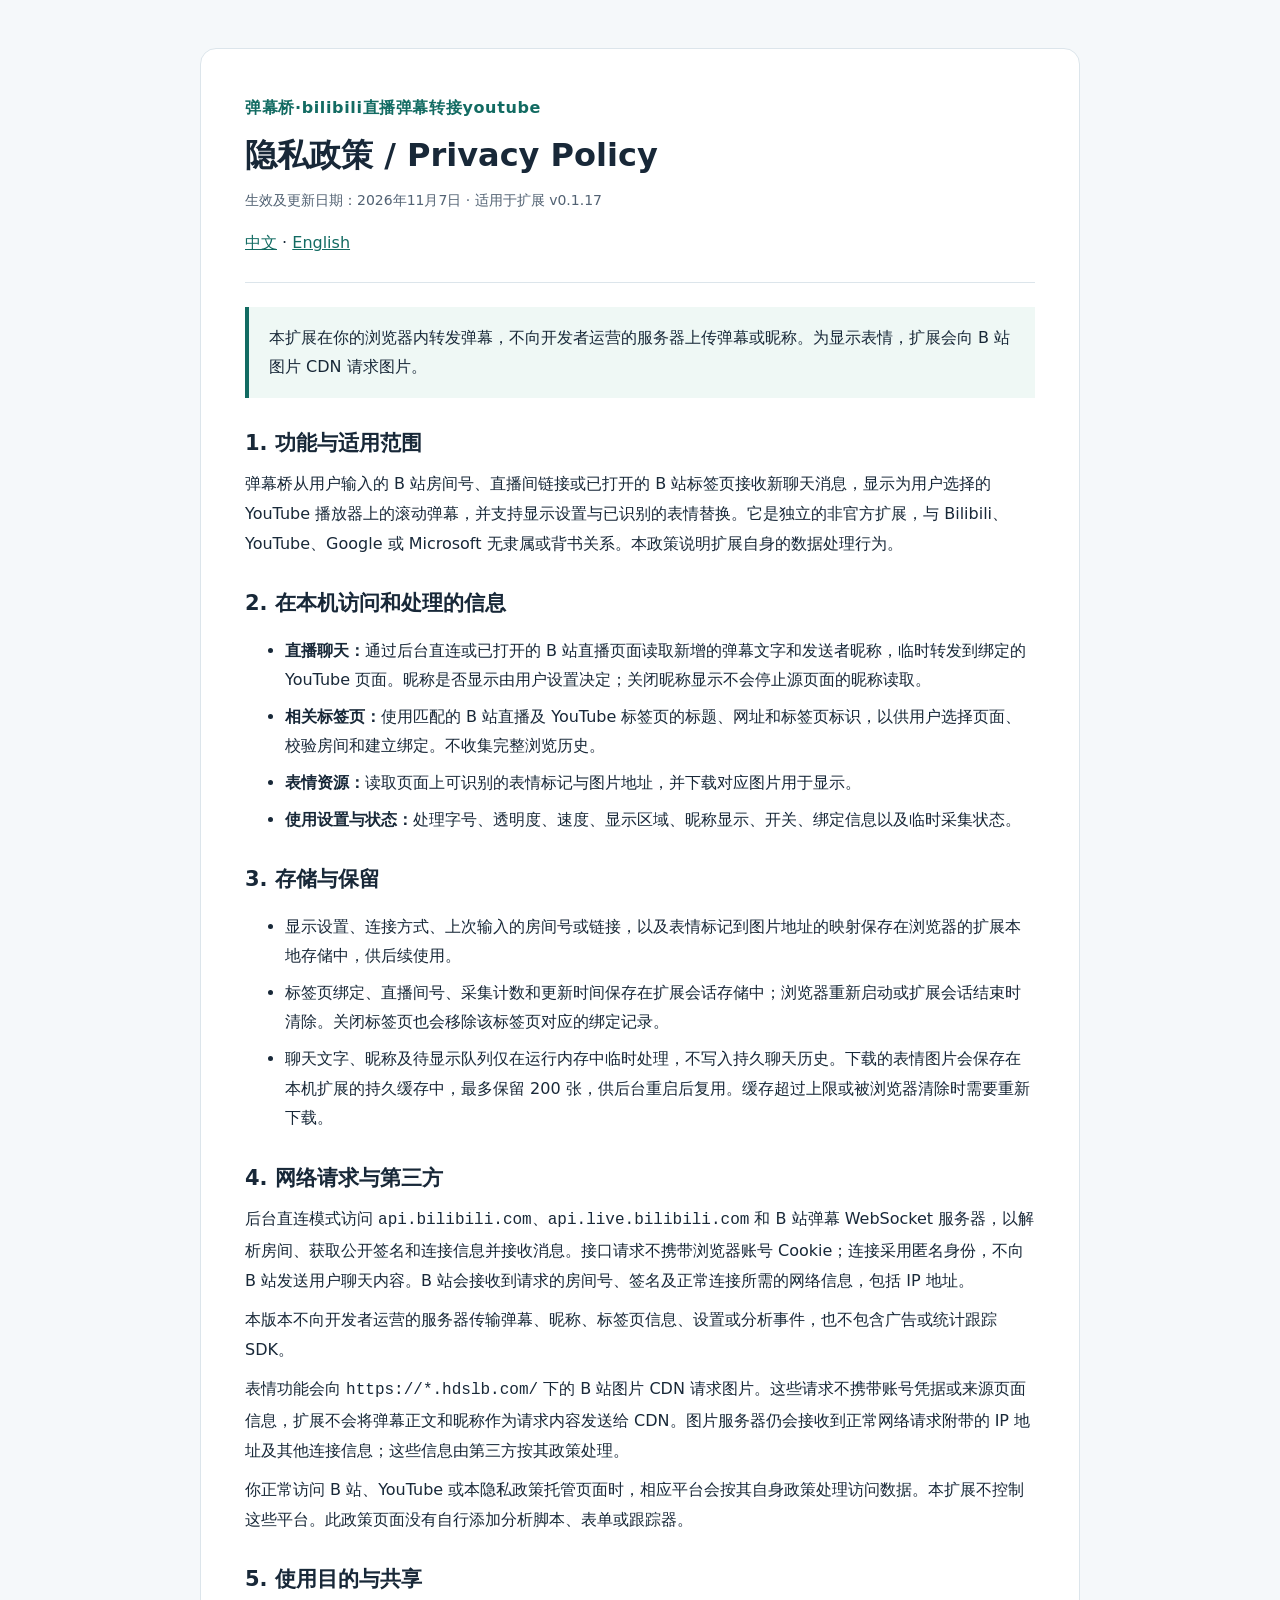
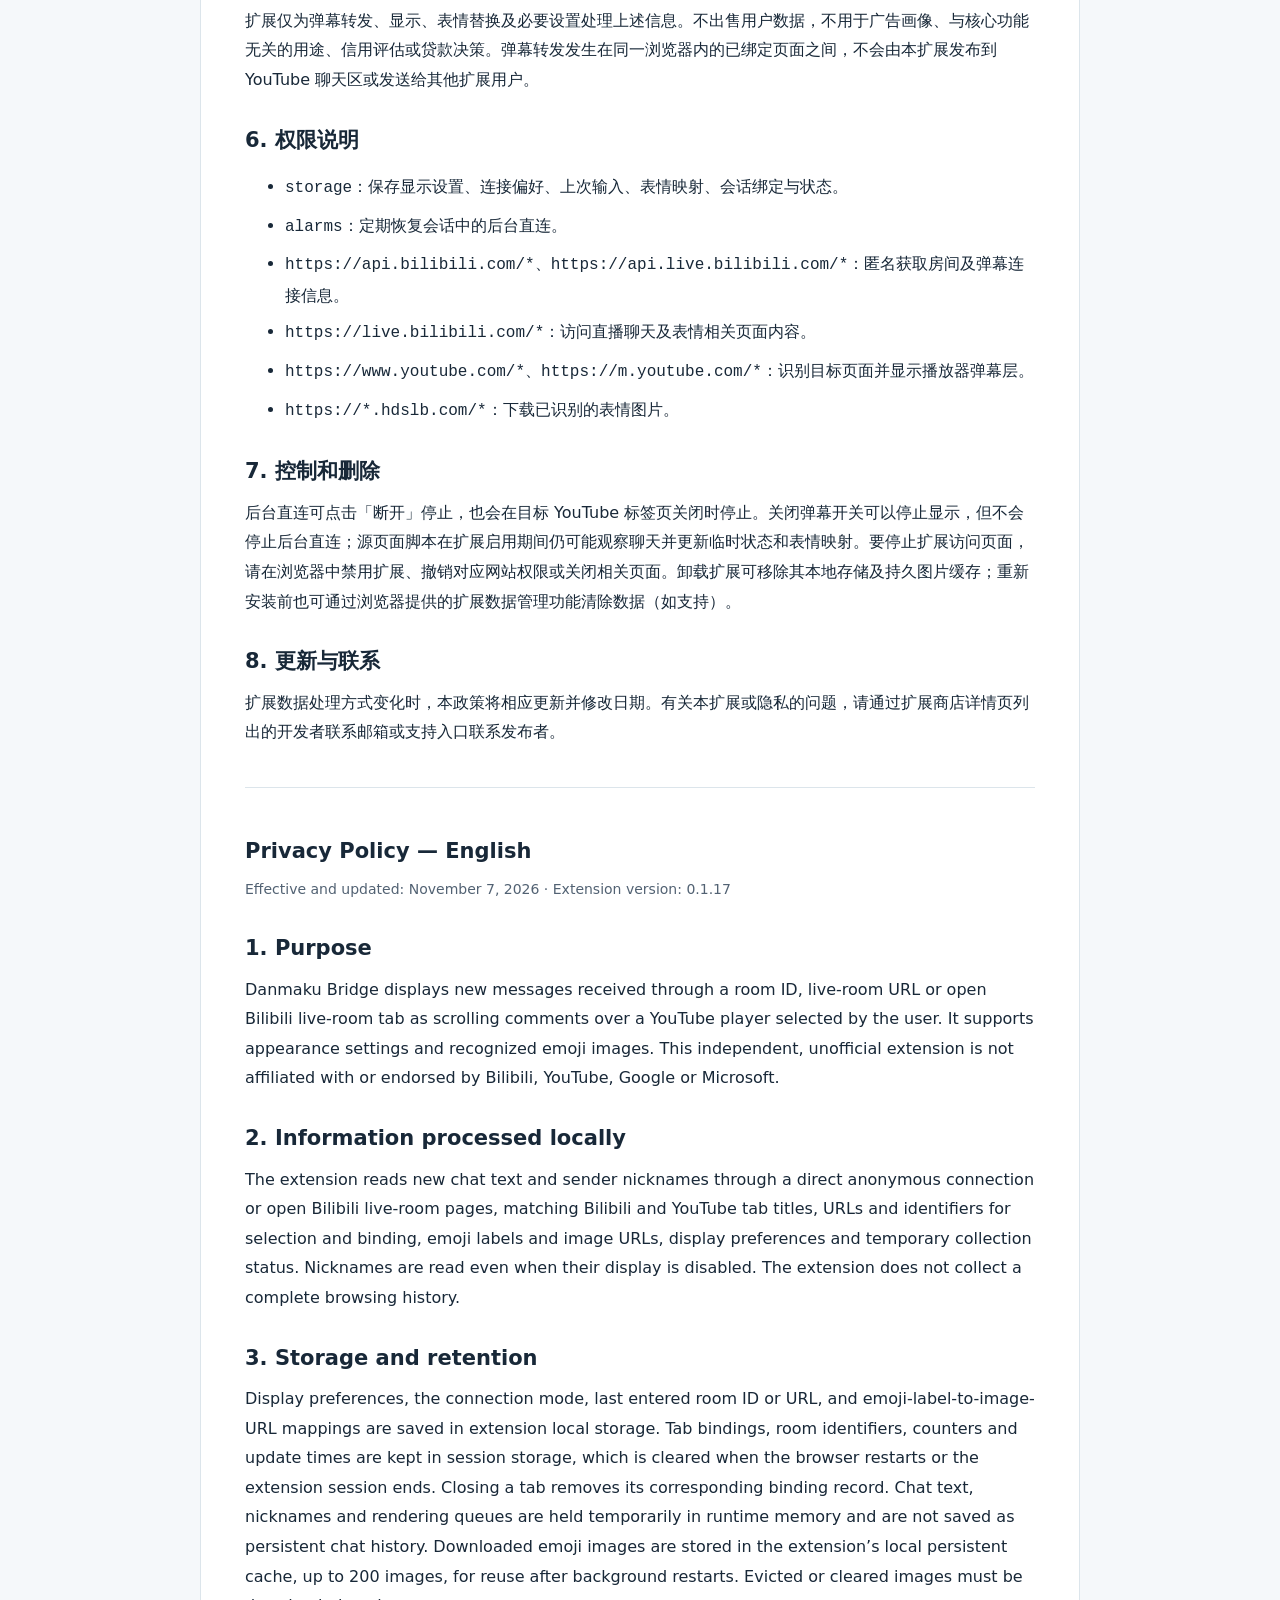
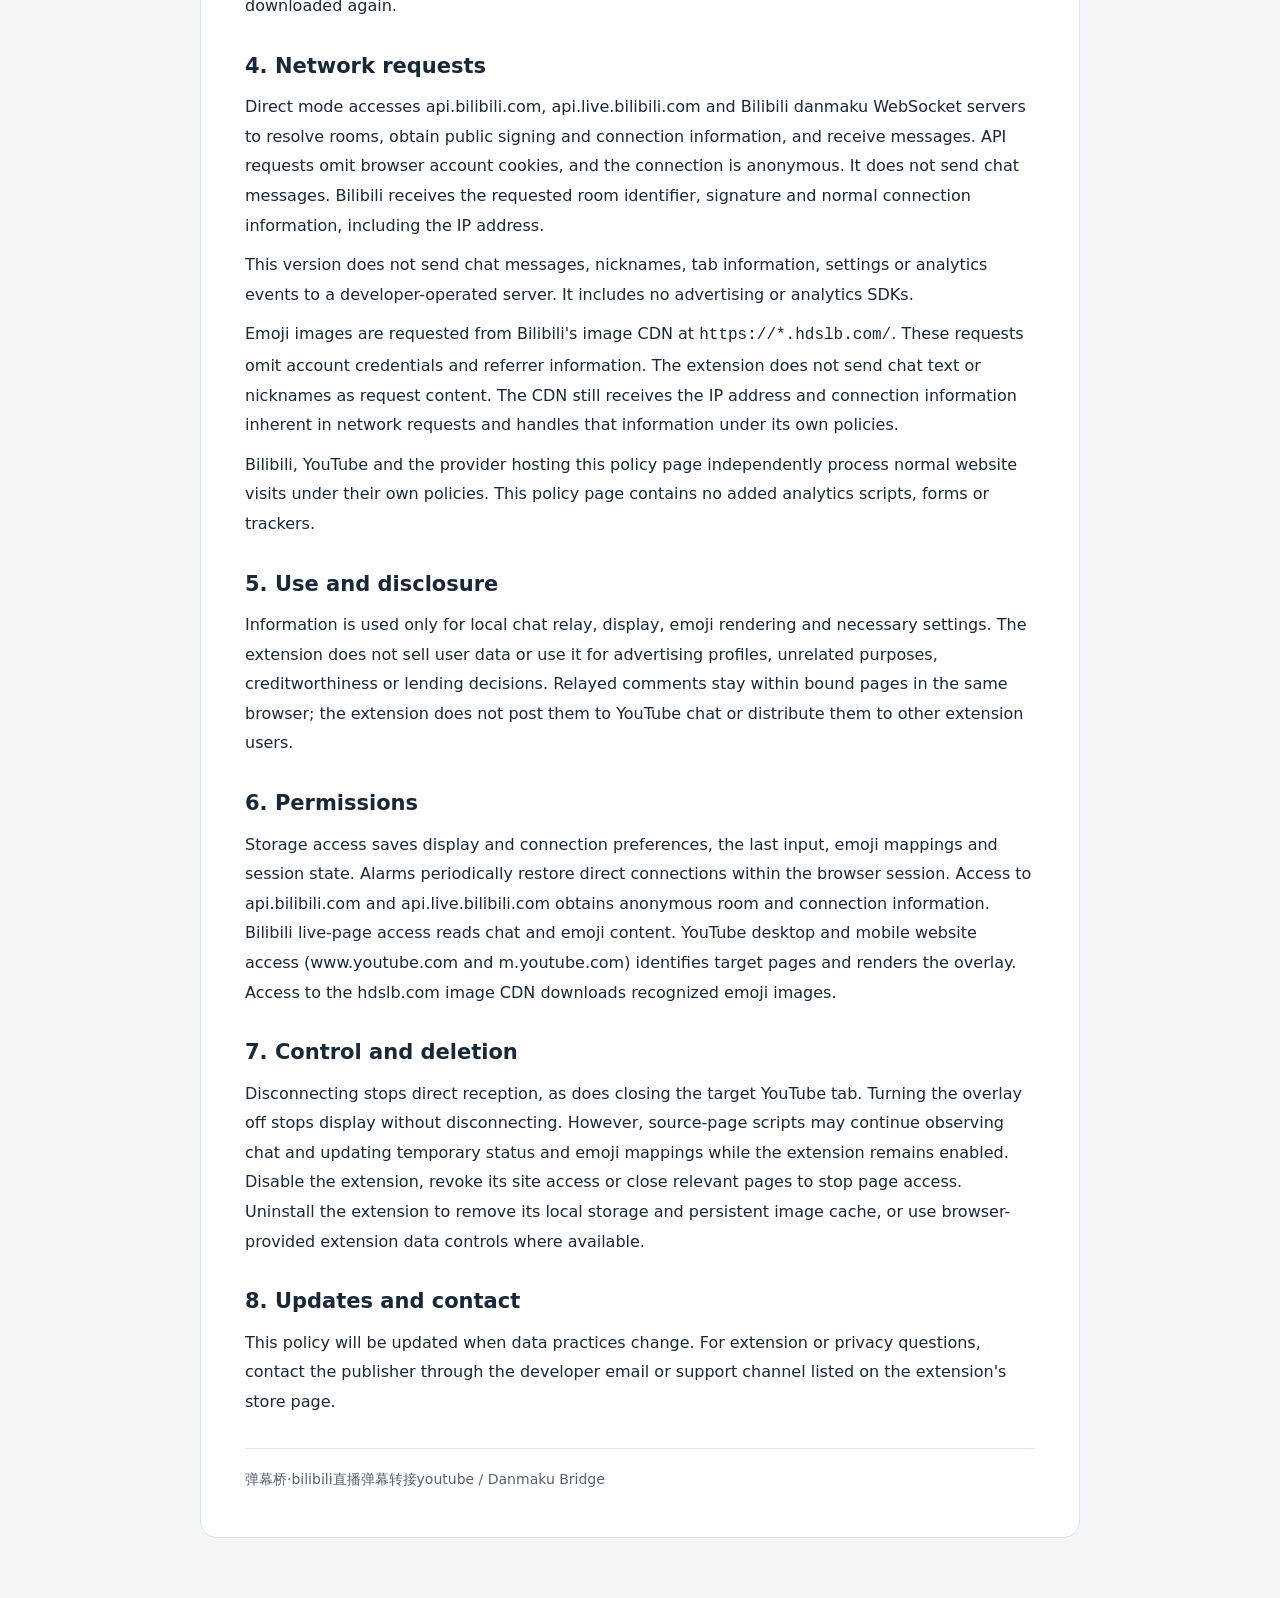
<file: index.html>
<!doctype html>
<html lang="zh-CN">
<head>
  <meta charset="utf-8">
  <meta name="viewport" content="width=device-width, initial-scale=1">
  <meta name="description" content="弹幕桥·bilibili直播弹幕转接youtube 隐私政策 / Danmaku Bridge Privacy Policy">
  <title>弹幕桥·bilibili直播弹幕转接youtube · 隐私政策 / Privacy Policy</title>
  <style>
    :root{color-scheme:light;--ink:#182838;--muted:#526273;--line:#dce5eb;--accent:#126b62}
    *{box-sizing:border-box}body{margin:0;background:#f5f8fa;color:var(--ink);font:16px/1.85 system-ui,-apple-system,"Segoe UI","Microsoft YaHei",sans-serif}
    main{max-width:880px;margin:48px auto;padding:44px;background:#fff;border:1px solid var(--line);border-radius:16px}header{border-bottom:1px solid var(--line);padding-bottom:24px}
    .brand{color:var(--accent);font-weight:700;letter-spacing:.04em}h1{font-size:32px;line-height:1.3;margin:12px 0}h2{font-size:21px;line-height:1.5;margin:30px 0 10px}p{margin:10px 0}.meta,footer{color:var(--muted);font-size:14px}
    .summary{background:#eff8f5;border-left:4px solid var(--accent);padding:16px 20px;margin:24px 0}li{margin:7px 0}a{color:var(--accent)}nav{margin-top:14px}section[lang=en]{border-top:1px solid var(--line);margin-top:40px;padding-top:18px}footer{border-top:1px solid var(--line);margin-top:32px;padding-top:18px}
    @media(max-width:600px){main{margin:0;border:0;border-radius:0;padding:28px 20px}h1{font-size:27px}}
  </style>
</head>
<body><main>
  <header><div class="brand">弹幕桥·bilibili直播弹幕转接youtube</div><h1>隐私政策 / Privacy Policy</h1>
    <p class="meta">生效及更新日期：2026年11月7日 · 适用于扩展 v0.1.17</p>
    <nav><a href="#zh">中文</a> · <a href="#en" lang="en">English</a></nav>
  </header>
  <section id="zh" aria-label="中文隐私政策">
    <div class="summary">本扩展在你的浏览器内转发弹幕，不向开发者运营的服务器上传弹幕或昵称。为显示表情，扩展会向 B 站图片 CDN 请求图片。</div>
    <h2>1. 功能与适用范围</h2>
    <p>弹幕桥从用户输入的 B 站房间号、直播间链接或已打开的 B 站标签页接收新聊天消息，显示为用户选择的 YouTube 播放器上的滚动弹幕，并支持显示设置与已识别的表情替换。它是独立的非官方扩展，与 Bilibili、YouTube、Google 或 Microsoft 无隶属或背书关系。本政策说明扩展自身的数据处理行为。</p>
    <h2>2. 在本机访问和处理的信息</h2>
    <ul>
      <li><strong>直播聊天：</strong>通过后台直连或已打开的 B 站直播页面读取新增的弹幕文字和发送者昵称，临时转发到绑定的 YouTube 页面。昵称是否显示由用户设置决定；关闭昵称显示不会停止源页面的昵称读取。</li>
      <li><strong>相关标签页：</strong>使用匹配的 B 站直播及 YouTube 标签页的标题、网址和标签页标识，以供用户选择页面、校验房间和建立绑定。不收集完整浏览历史。</li>
      <li><strong>表情资源：</strong>读取页面上可识别的表情标记与图片地址，并下载对应图片用于显示。</li>
      <li><strong>使用设置与状态：</strong>处理字号、透明度、速度、显示区域、昵称显示、开关、绑定信息以及临时采集状态。</li>
    </ul>
    <h2>3. 存储与保留</h2>
    <ul>
      <li>显示设置、连接方式、上次输入的房间号或链接，以及表情标记到图片地址的映射保存在浏览器的扩展本地存储中，供后续使用。</li>
      <li>标签页绑定、直播间号、采集计数和更新时间保存在扩展会话存储中；浏览器重新启动或扩展会话结束时清除。关闭标签页也会移除该标签页对应的绑定记录。</li>
      <li>聊天文字、昵称及待显示队列仅在运行内存中临时处理，不写入持久聊天历史。下载的表情图片会保存在本机扩展的持久缓存中，最多保留 200 张，供后台重启后复用。缓存超过上限或被浏览器清除时需要重新下载。</li>
    </ul>
    <h2>4. 网络请求与第三方</h2>
    <p>后台直连模式访问 <code>api.bilibili.com</code>、<code>api.live.bilibili.com</code> 和 B 站弹幕 WebSocket 服务器，以解析房间、获取公开签名和连接信息并接收消息。接口请求不携带浏览器账号 Cookie；连接采用匿名身份，不向 B 站发送用户聊天内容。B 站会接收到请求的房间号、签名及正常连接所需的网络信息，包括 IP 地址。</p>
    <p>本版本不向开发者运营的服务器传输弹幕、昵称、标签页信息、设置或分析事件，也不包含广告或统计跟踪 SDK。</p>
    <p>表情功能会向 <code>https://*.hdslb.com/</code> 下的 B 站图片 CDN 请求图片。这些请求不携带账号凭据或来源页面信息，扩展不会将弹幕正文和昵称作为请求内容发送给 CDN。图片服务器仍会接收到正常网络请求附带的 IP 地址及其他连接信息；这些信息由第三方按其政策处理。</p>
    <p>你正常访问 B 站、YouTube 或本隐私政策托管页面时，相应平台会按其自身政策处理访问数据。本扩展不控制这些平台。此政策页面没有自行添加分析脚本、表单或跟踪器。</p>
    <h2>5. 使用目的与共享</h2>
    <p>扩展仅为弹幕转发、显示、表情替换及必要设置处理上述信息。不出售用户数据，不用于广告画像、与核心功能无关的用途、信用评估或贷款决策。弹幕转发发生在同一浏览器内的已绑定页面之间，不会由本扩展发布到 YouTube 聊天区或发送给其他扩展用户。</p>
    <h2>6. 权限说明</h2>
    <ul>
      <li><code>storage</code>：保存显示设置、连接偏好、上次输入、表情映射、会话绑定与状态。</li>
      <li><code>alarms</code>：定期恢复会话中的后台直连。</li>
      <li><code>https://api.bilibili.com/*</code>、<code>https://api.live.bilibili.com/*</code>：匿名获取房间及弹幕连接信息。</li>
      <li><code>https://live.bilibili.com/*</code>：访问直播聊天及表情相关页面内容。</li>
      <li><code>https://www.youtube.com/*</code>、<code>https://m.youtube.com/*</code>：识别目标页面并显示播放器弹幕层。</li>
      <li><code>https://*.hdslb.com/*</code>：下载已识别的表情图片。</li>
    </ul>
    <h2>7. 控制和删除</h2>
    <p>后台直连可点击「断开」停止，也会在目标 YouTube 标签页关闭时停止。关闭弹幕开关可以停止显示，但不会停止后台直连；源页面脚本在扩展启用期间仍可能观察聊天并更新临时状态和表情映射。要停止扩展访问页面，请在浏览器中禁用扩展、撤销对应网站权限或关闭相关页面。卸载扩展可移除其本地存储及持久图片缓存；重新安装前也可通过浏览器提供的扩展数据管理功能清除数据（如支持）。</p>
    <h2>8. 更新与联系</h2>
    <p>扩展数据处理方式变化时，本政策将相应更新并修改日期。有关本扩展或隐私的问题，请通过扩展商店详情页列出的开发者联系邮箱或支持入口联系发布者。</p>
  </section>
  <section id="en" lang="en" aria-label="English privacy policy">
    <h2>Privacy Policy — English</h2>
    <p class="meta">Effective and updated: November 7, 2026 · Extension version: 0.1.17</p>
    <h2>1. Purpose</h2>
    <p>Danmaku Bridge displays new messages received through a room ID, live-room URL or open Bilibili live-room tab as scrolling comments over a YouTube player selected by the user. It supports appearance settings and recognized emoji images. This independent, unofficial extension is not affiliated with or endorsed by Bilibili, YouTube, Google or Microsoft.</p>
    <h2>2. Information processed locally</h2>
    <p>The extension reads new chat text and sender nicknames through a direct anonymous connection or open Bilibili live-room pages, matching Bilibili and YouTube tab titles, URLs and identifiers for selection and binding, emoji labels and image URLs, display preferences and temporary collection status. Nicknames are read even when their display is disabled. The extension does not collect a complete browsing history.</p>
    <h2>3. Storage and retention</h2>
    <p>Display preferences, the connection mode, last entered room ID or URL, and emoji-label-to-image-URL mappings are saved in extension local storage. Tab bindings, room identifiers, counters and update times are kept in session storage, which is cleared when the browser restarts or the extension session ends. Closing a tab removes its corresponding binding record. Chat text, nicknames and rendering queues are held temporarily in runtime memory and are not saved as persistent chat history. Downloaded emoji images are stored in the extension’s local persistent cache, up to 200 images, for reuse after background restarts. Evicted or cleared images must be downloaded again.</p>
    <h2>4. Network requests</h2>
    <p>Direct mode accesses api.bilibili.com, api.live.bilibili.com and Bilibili danmaku WebSocket servers to resolve rooms, obtain public signing and connection information, and receive messages. API requests omit browser account cookies, and the connection is anonymous. It does not send chat messages. Bilibili receives the requested room identifier, signature and normal connection information, including the IP address.</p>
    <p>This version does not send chat messages, nicknames, tab information, settings or analytics events to a developer-operated server. It includes no advertising or analytics SDKs.</p>
    <p>Emoji images are requested from Bilibili's image CDN at <code>https://*.hdslb.com/</code>. These requests omit account credentials and referrer information. The extension does not send chat text or nicknames as request content. The CDN still receives the IP address and connection information inherent in network requests and handles that information under its own policies.</p>
    <p>Bilibili, YouTube and the provider hosting this policy page independently process normal website visits under their own policies. This policy page contains no added analytics scripts, forms or trackers.</p>
    <h2>5. Use and disclosure</h2>
    <p>Information is used only for local chat relay, display, emoji rendering and necessary settings. The extension does not sell user data or use it for advertising profiles, unrelated purposes, creditworthiness or lending decisions. Relayed comments stay within bound pages in the same browser; the extension does not post them to YouTube chat or distribute them to other extension users.</p>
    <h2>6. Permissions</h2>
    <p>Storage access saves display and connection preferences, the last input, emoji mappings and session state. Alarms periodically restore direct connections within the browser session. Access to api.bilibili.com and api.live.bilibili.com obtains anonymous room and connection information. Bilibili live-page access reads chat and emoji content. YouTube desktop and mobile website access (www.youtube.com and m.youtube.com) identifies target pages and renders the overlay. Access to the hdslb.com image CDN downloads recognized emoji images.</p>
    <h2>7. Control and deletion</h2>
    <p>Disconnecting stops direct reception, as does closing the target YouTube tab. Turning the overlay off stops display without disconnecting. However, source-page scripts may continue observing chat and updating temporary status and emoji mappings while the extension remains enabled. Disable the extension, revoke its site access or close relevant pages to stop page access. Uninstall the extension to remove its local storage and persistent image cache, or use browser-provided extension data controls where available.</p>
    <h2>8. Updates and contact</h2>
    <p>This policy will be updated when data practices change. For extension or privacy questions, contact the publisher through the developer email or support channel listed on the extension's store page.</p>
  </section>
  <footer>弹幕桥·bilibili直播弹幕转接youtube / Danmaku Bridge</footer>
</main></body></html>
</file>
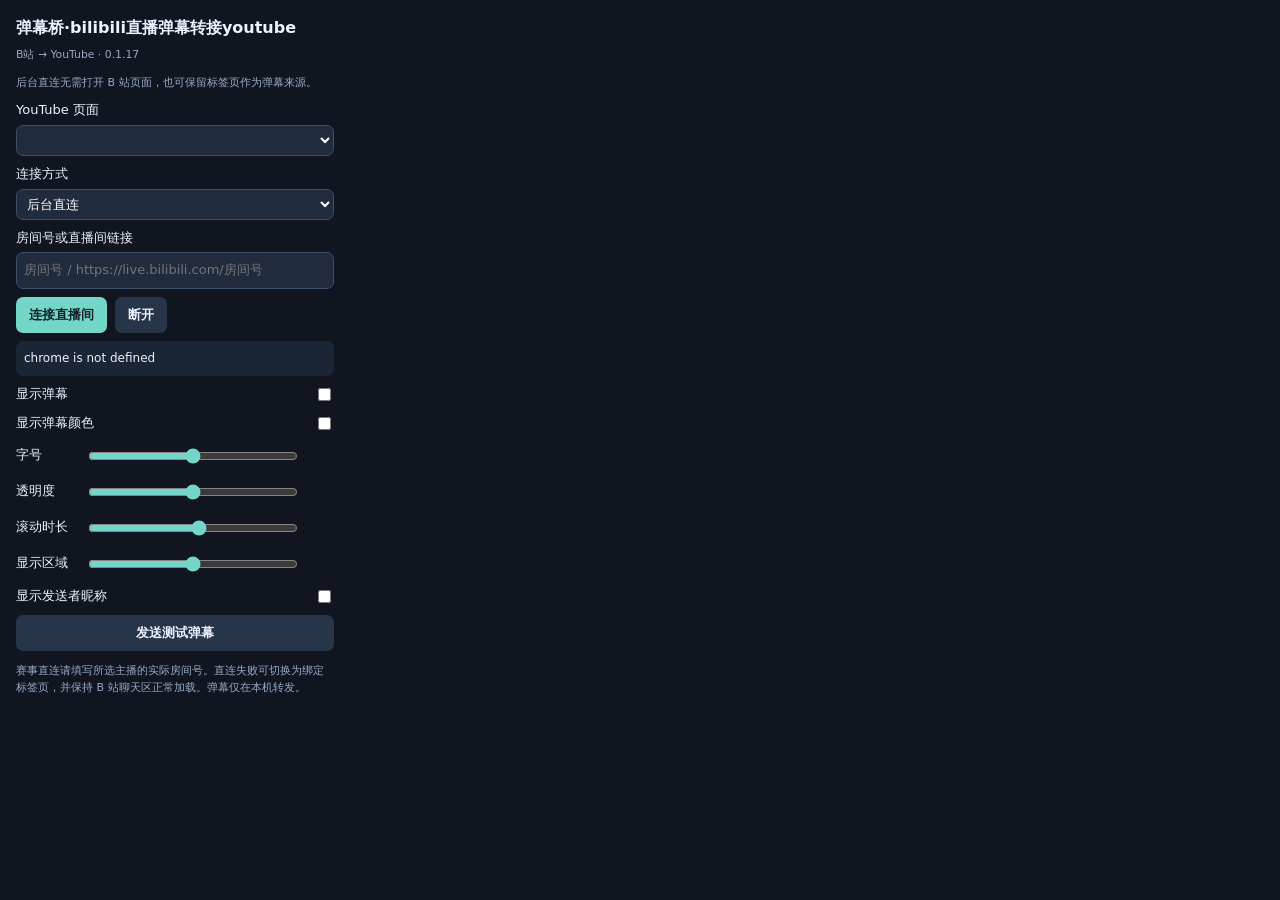
<file: bili-youtube-danmaku/popup.html>
<!doctype html>
<html lang="zh-CN"><head><meta charset="utf-8"><meta name="viewport" content="width=device-width, initial-scale=1"><title>弹幕桥·bilibili直播弹幕转接youtube</title><link rel="stylesheet" href="popup.css"></head>
<body><header><span>弹幕桥·bilibili直播弹幕转接youtube</span><small>B站 → YouTube · 0.1.17</small></header>
<p class="hint">后台直连无需打开 B 站页面，也可保留标签页作为弹幕来源。</p>
<label>YouTube 页面<select id="target"></select></label>
<label>连接方式<select id="mode"><option value="direct">后台直连</option><option value="tab">绑定标签页</option></select></label>
<label id="roomRow">房间号或直播间链接<input id="room" type="text" placeholder="房间号 / https://live.bilibili.com/房间号" autocomplete="off" spellcheck="false"></label>
<label id="sourceRow" hidden>B 站直播间<select id="source"></select></label>
<div class="buttons"><button id="bind">连接直播间</button><button id="unbind" class="secondary">断开</button></div>
<div id="status" role="status">正在读取…</div>
<label class="toggle"><span>显示弹幕</span><input id="enabled" type="checkbox"></label>
<label class="toggle"><span>显示弹幕颜色</span><input id="useColor" type="checkbox"></label>
<label class="range-row"><span>字号</span><input id="fontSize" type="range" min="16" max="48"><output id="fontSizeValue"></output></label>
<label class="range-row"><span>透明度</span><input id="opacity" type="range" min="20" max="100"><output id="opacityValue"></output></label>
<label class="range-row"><span>滚动时长</span><input id="duration" type="range" min="5" max="20"><output id="durationValue"></output></label>
<label class="range-row"><span>显示区域</span><input id="area" type="range" min="20" max="100"><output id="areaValue"></output></label>
<label class="toggle"><span>显示发送者昵称</span><input id="showUser" type="checkbox"></label>
<button id="demo" class="secondary wide">发送测试弹幕</button><p class="hint">赛事直连请填写所选主播的实际房间号。直连失败可切换为绑定标签页，并保持 B 站聊天区正常加载。弹幕仅在本机转发。</p>
<script src="youtube.js"></script><script src="popup.js"></script></body></html>
</file>
<file: bili-youtube-danmaku/popup.css>
*{box-sizing:border-box}body{width:350px;margin:0;padding:20px;background:#101520;color:#edf2ff;font:13px/1.6 system-ui,sans-serif}header{display:flex;justify-content:space-between;align-items:center}header span{font-size:24px;font-weight:700}small,.hint{color:#99abc5}p{color:#b9c7da}label{display:block;margin:12px 0}select{width:100%;margin-top:6px;padding:8px;background:#202b3d;color:white;border:1px solid #3c4e68;border-radius:7px}input[type=range]{display:block;width:100%;accent-color:#74d5c9}input[type=checkbox]{accent-color:#74d5c9}output{float:right;color:#74d5c9}.buttons{display:flex;gap:8px}button{cursor:pointer;background:#74d5c9;border:0;border-radius:7px;color:#102229;padding:9px 13px;font-weight:600}button.secondary{background:#27354a;color:#edf2ff}.toggle{display:flex;justify-content:space-between}.wide{width:100%}#status{background:#1a2536;border-radius:7px;padding:10px;margin-top:12px;font-size:12px;overflow-wrap:anywhere}.hint{font-size:11px;margin-bottom:0}
button:disabled{cursor:default;opacity:.65}
html{width:350px;min-width:350px}body{width:350px}select,input[type=text]{min-width:0}button,select{touch-action:manipulation}
input[type=text]{width:100%;margin-top:4px;padding:7px;background:#202b3d;color:white;border:1px solid #3c4e68;border-radius:7px;font:inherit}input[type=text]:focus,select:focus{outline:2px solid #74d5c9;outline-offset:1px}[hidden]{display:none!important}

header{flex-wrap:wrap;gap:6px}header span{font-size:18px;line-height:1.5;overflow-wrap:anywhere}header small{display:block;width:100%}

body{padding:16px}label{margin:8px 0}select{padding:6px;margin-top:4px}.range-row{display:grid;grid-template-columns:64px minmax(0,1fr) 28px;gap:8px;align-items:center;min-height:28px}.range-row input[type=range]{margin:0;min-width:0}.range-row output{float:none;text-align:right;font-variant-numeric:tabular-nums}#status{padding:8px;margin-top:8px;max-height:80px;overflow:auto}header span{font-size:16px}
@media(hover:none) and (pointer:coarse){html{width:100%;min-width:0}body{width:350px;max-width:100vw}button,select,input[type=text]{min-height:40px}input[type=text],select{font-size:16px}.range-row{min-height:36px}.range-row input[type=range]{height:26px}.toggle input{width:18px;height:18px}}
</file>
